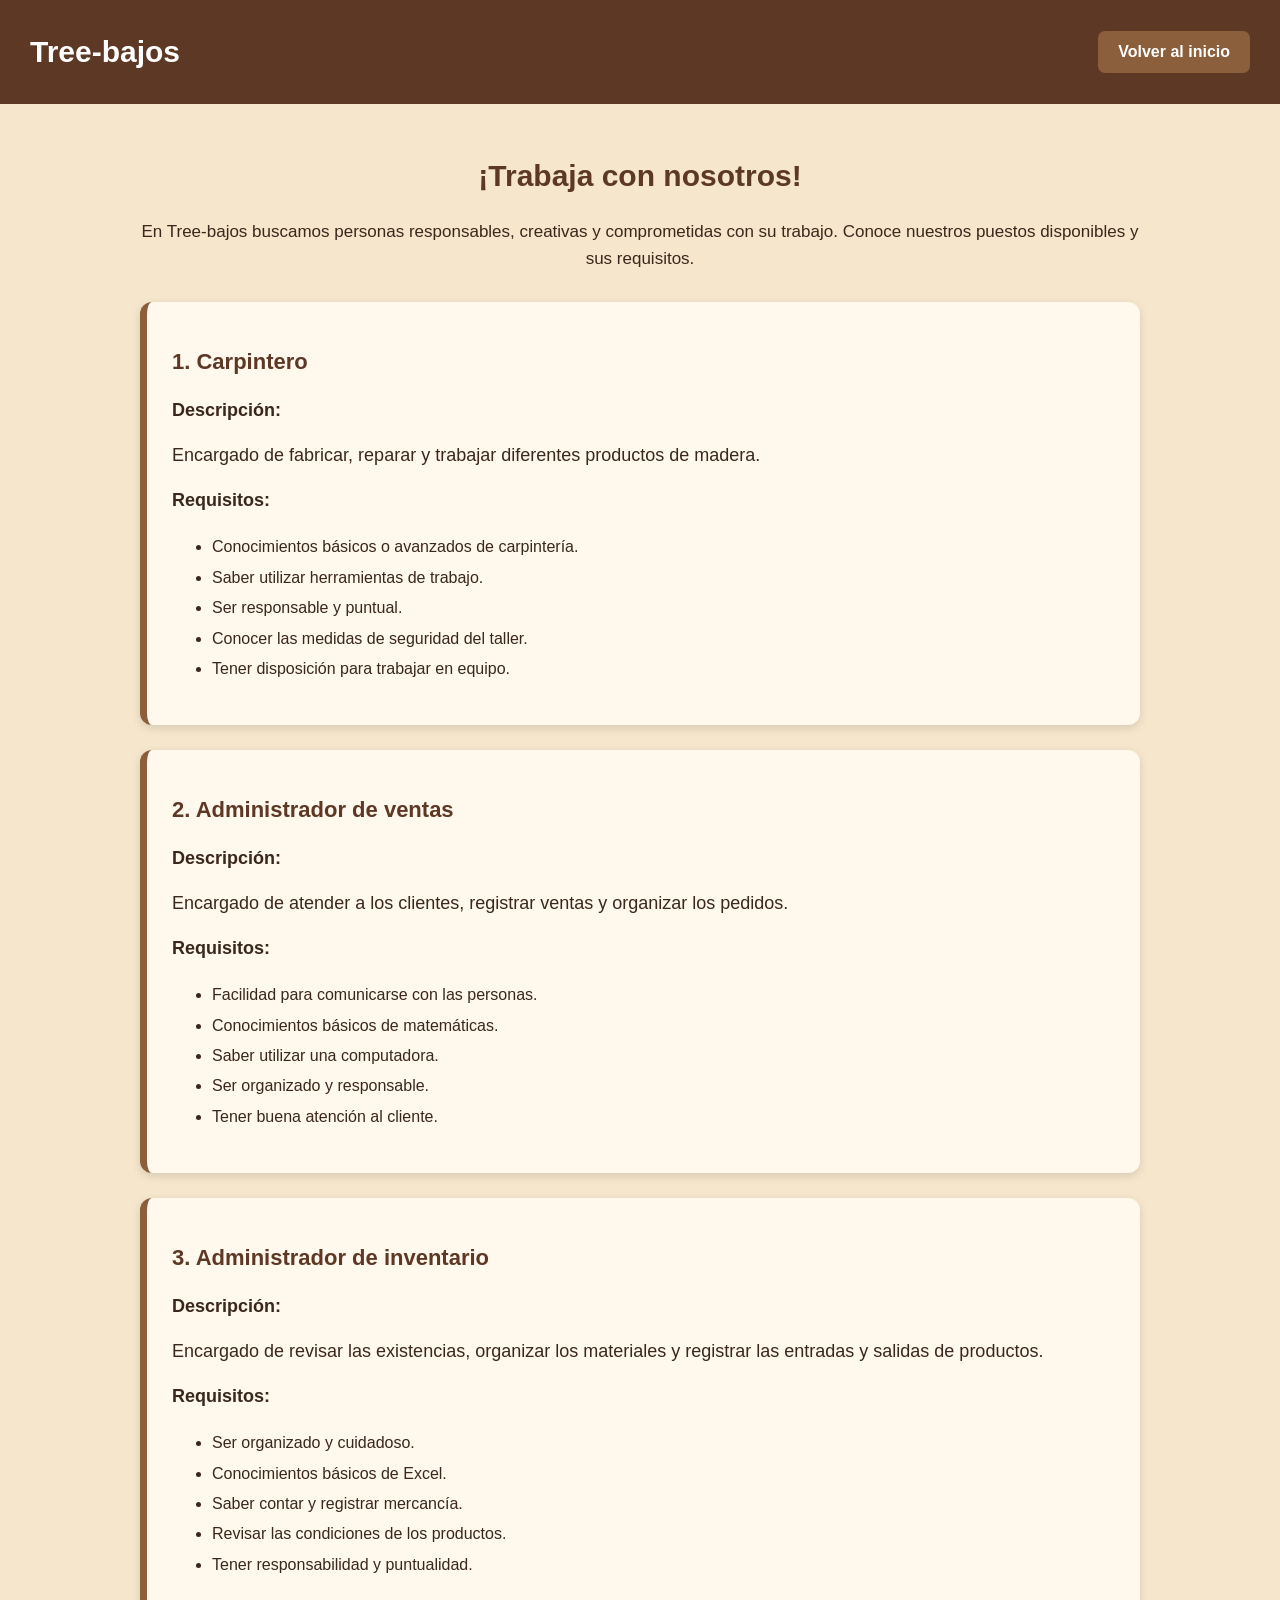
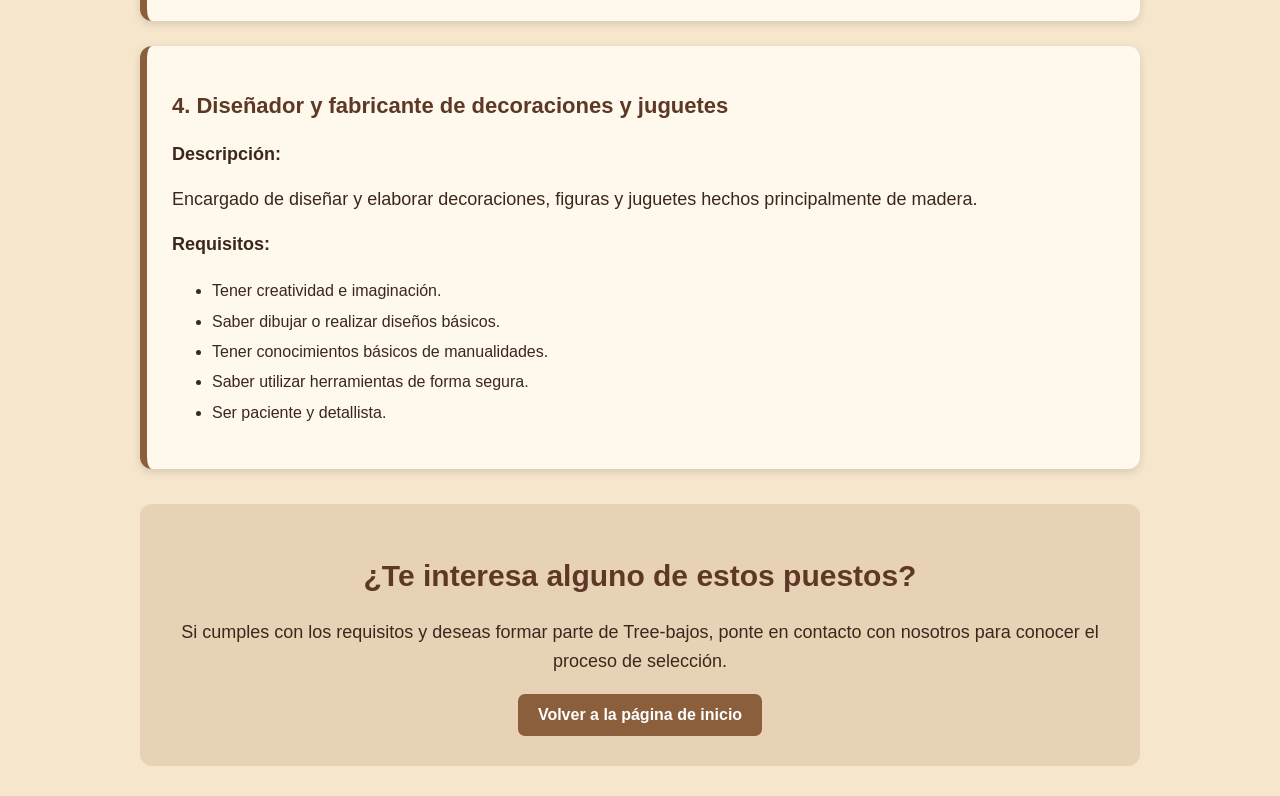
<file: empleo.html>
<!DOCTYPE html>
<html lang="es">
<head>
    <meta charset="UTF-8">
    <meta name="viewport" content="width=device-width, initial-scale=1.0">
    <title>Tree-bajos - Solicitudes de empleo</title>
    <link rel="stylesheet" href="estilos.css">
</head>

<body>

    <!-- ENCABEZADO -->
    <header class="barra-superior">
        <h1>Tree-bajos</h1>

        <a href="inicio.html" class="volver">
            Volver al inicio
        </a>
    </header>

    <!-- TÍTULO -->
    <main class="pagina-empleo">

        <h2>¡Trabaja con nosotros!</h2>

        <p class="introduccion-empleo">
            En Tree-bajos buscamos personas responsables,
            creativas y comprometidas con su trabajo.
            Conoce nuestros puestos disponibles y sus requisitos.
        </p>

        <!-- PUESTO 1 -->
        <section class="puesto">
            <h3>1. Carpintero</h3>

            <p><strong>Descripción:</strong></p>
            <p>
                Encargado de fabricar, reparar y trabajar
                diferentes productos de madera.
            </p>

            <p><strong>Requisitos:</strong></p>
            <ul>
                <li>Conocimientos básicos o avanzados de carpintería.</li>
                <li>Saber utilizar herramientas de trabajo.</li>
                <li>Ser responsable y puntual.</li>
                <li>Conocer las medidas de seguridad del taller.</li>
                <li>Tener disposición para trabajar en equipo.</li>
            </ul>
        </section>

        <!-- PUESTO 2 -->
        <section class="puesto">
            <h3>2. Administrador de ventas</h3>

            <p><strong>Descripción:</strong></p>
            <p>
                Encargado de atender a los clientes,
                registrar ventas y organizar los pedidos.
            </p>

            <p><strong>Requisitos:</strong></p>
            <ul>
                <li>Facilidad para comunicarse con las personas.</li>
                <li>Conocimientos básicos de matemáticas.</li>
                <li>Saber utilizar una computadora.</li>
                <li>Ser organizado y responsable.</li>
                <li>Tener buena atención al cliente.</li>
            </ul>
        </section>

        <!-- PUESTO 3 -->
        <section class="puesto">
            <h3>3. Administrador de inventario</h3>

            <p><strong>Descripción:</strong></p>
            <p>
                Encargado de revisar las existencias,
                organizar los materiales y registrar
                las entradas y salidas de productos.
            </p>

            <p><strong>Requisitos:</strong></p>
            <ul>
                <li>Ser organizado y cuidadoso.</li>
                <li>Conocimientos básicos de Excel.</li>
                <li>Saber contar y registrar mercancía.</li>
                <li>Revisar las condiciones de los productos.</li>
                <li>Tener responsabilidad y puntualidad.</li>
            </ul>
        </section>

        <!-- PUESTO 4 -->
        <section class="puesto">
            <h3>4. Diseñador y fabricante de decoraciones y juguetes</h3>

            <p><strong>Descripción:</strong></p>
            <p>
                Encargado de diseñar y elaborar decoraciones,
                figuras y juguetes hechos principalmente de madera.
            </p>

            <p><strong>Requisitos:</strong></p>
            <ul>
                <li>Tener creatividad e imaginación.</li>
                <li>Saber dibujar o realizar diseños básicos.</li>
                <li>Tener conocimientos básicos de manualidades.</li>
                <li>Saber utilizar herramientas de forma segura.</li>
                <li>Ser paciente y detallista.</li>
            </ul>
        </section>

        <!-- INFORMACIÓN FINAL -->
        <section class="informacion-final">
            <h2>¿Te interesa alguno de estos puestos?</h2>

            <p>
                Si cumples con los requisitos y deseas formar
                parte de Tree-bajos, ponte en contacto con
                nosotros para conocer el proceso de selección.
            </p>

            <a href="inicio.html" class="boton-empleo">
                Volver a la página de inicio
            </a>
        </section>

    </main>

</body>
</html>
</file>
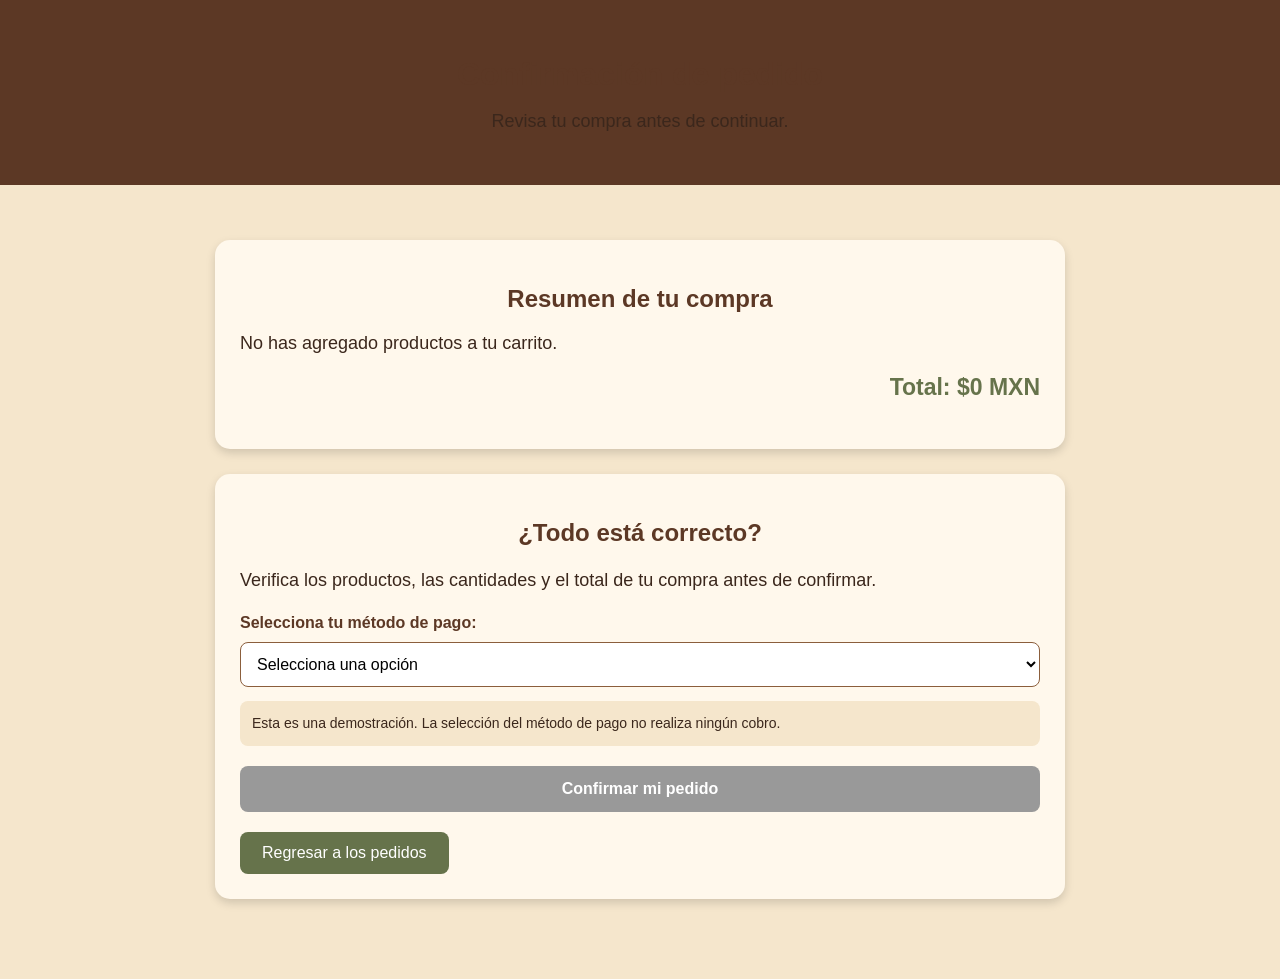
<file: finalizar-pedido.html>
<!DOCTYPE html>
<html lang="es">
<head>
    <meta charset="UTF-8">
    <meta name="viewport" content="width=device-width, initial-scale=1.0">
    <title>Finalizar pedido - Tree-bajos</title>
    <link rel="stylesheet" href="estilos.css">
</head>

<body>

    <header class="encabezado-finalizar">
        <h1>Confirmación de pedido</h1>
        <p>Revisa tu compra antes de continuar.</p>
    </header>

    <main class="contenedor-finalizar">

        <section class="resumen-compra">
            <h2>Resumen de tu compra</h2>

            <div id="productos-confirmacion">
                <p>Cargando productos...</p>
            </div>

            <h3 id="total-confirmacion">Total: $0 MXN</h3>
        </section>

        <section class="confirmar-compra">
            <h2>¿Todo está correcto?</h2>
            <p>
                Verifica los productos, las cantidades y el total
                de tu compra antes de confirmar.
            </p>

            <form id="formulario-pedido">

                <label for="metodo-pago">Selecciona tu método de pago:</label>

                <select id="metodo-pago" required>
                    <option value="">Selecciona una opción</option>
                    <option value="Efectivo al recibir">
                        Efectivo al recibir
                    </option>
                    <option value="Transferencia bancaria">
                        Transferencia bancaria
                    </option>
                    <option value="Pago en el establecimiento">
                        Pago en el establecimiento
                    </option>
                </select>

                <p class="aviso-pago">
                    Esta es una demostración. La selección del método
                    de pago no realiza ningún cobro.
                </p>

                <button type="submit" class="boton-confirmar">
                    Confirmar mi pedido
                </button>

            </form>

            <a href="pedidos.html" class="boton-regresar">
                Regresar a los pedidos
            </a>
        </section>

    </main>

    <script>
        // Recuperar los productos de ambos carritos
        let decoraciones = JSON.parse(
            localStorage.getItem("carritoDecoraciones")
        ) || [];

        let muebles = JSON.parse(
            localStorage.getItem("carritoMuebles")
        ) || [];

        // Unir los productos en una sola lista
        let todosLosProductos = [...decoraciones, ...muebles];

        let totalCompra = 0;

        function mostrarResumen() {
            let contenedor = document.getElementById(
                "productos-confirmacion"
            );

            let totalElemento = document.getElementById(
                "total-confirmacion"
            );

            contenedor.innerHTML = "";
            totalCompra = 0;

            if (todosLosProductos.length === 0) {
                contenedor.innerHTML =
                    "<p>No has agregado productos a tu carrito.</p>";

                document.getElementById("formulario-pedido")
                    .querySelector("button").disabled = true;

                totalElemento.textContent = "Total: $0 MXN";
                return;
            }

            todosLosProductos.forEach(function(producto) {
                let subtotal = producto.precio * producto.cantidad;
                totalCompra += subtotal;

                let elemento = document.createElement("div");
                elemento.className = "producto-confirmacion";

                let nombre = document.createElement("strong");
                nombre.textContent = producto.nombre;

                let detalle = document.createElement("p");
                detalle.textContent =
                    "Cantidad: " + producto.cantidad +
                    " | Precio unitario: $" + producto.precio + " MXN" +
                    " | Subtotal: $" + subtotal + " MXN";

                elemento.appendChild(nombre);
                elemento.appendChild(detalle);
                contenedor.appendChild(elemento);
            });

            totalElemento.textContent =
                "Total: $" + totalCompra + " MXN";
        }

        // Confirmar pedido
        document.getElementById("formulario-pedido")
            .addEventListener("submit", function(event) {

                event.preventDefault();

                if (todosLosProductos.length === 0) {
                    alert("Tu carrito está vacío.");
                    return;
                }

                let metodo = document.getElementById("metodo-pago").value;

                if (metodo === "") {
                    alert("Por favor, selecciona un método de pago.");
                    return;
                }

                let pedido = {
                    productos: todosLosProductos,
                    total: totalCompra,
                    metodoPago: metodo
                };

                // Guardar el resumen para la página de agradecimiento
                localStorage.setItem(
                    "ultimoPedido",
                    JSON.stringify(pedido)
                );

                // Vaciar los dos carritos
                localStorage.removeItem("carritoDecoraciones");
                localStorage.removeItem("carritoMuebles");

                // Ir a la página final
                window.location.href = "gracias.html";
            });

        mostrarResumen();
    </script>

</body>
</html>
</file>
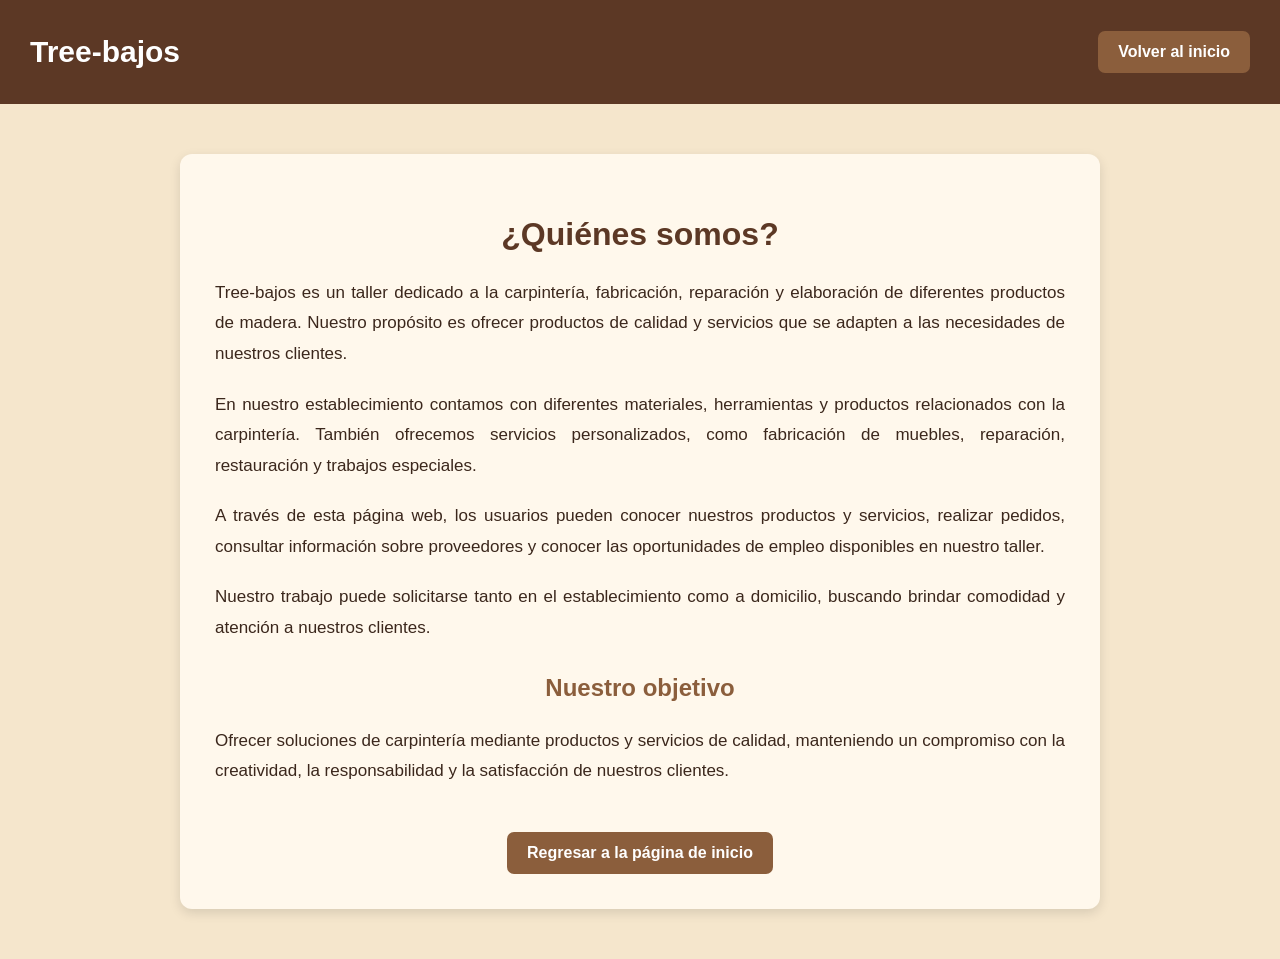
<file: informacion.html>
<!DOCTYPE html>
<html lang="es">

<head>
    <meta charset="UTF-8">
    <meta name="viewport" content="width=device-width, initial-scale=1.0">
    <title>Tree-bajos - Información</title>
    <link rel="stylesheet" href="estilos.css">
</head>

<body>

    <!-- ENCABEZADO -->
    <header class="barra-superior">
        <h1>Tree-bajos</h1>

        <a href="inicio.html" class="volver">
            Volver al inicio
        </a>
    </header>

    <!-- INFORMACIÓN DE LA PÁGINA -->
    <main class="informacion-pagina">

        <h2>¿Quiénes somos?</h2>

        <p>
            Tree-bajos es un taller dedicado a la carpintería,
            fabricación, reparación y elaboración de diferentes
            productos de madera. Nuestro propósito es ofrecer
            productos de calidad y servicios que se adapten
            a las necesidades de nuestros clientes.
        </p>

        <p>
            En nuestro establecimiento contamos con diferentes
            materiales, herramientas y productos relacionados
            con la carpintería. También ofrecemos servicios
            personalizados, como fabricación de muebles,
            reparación, restauración y trabajos especiales.
        </p>

        <p>
            A través de esta página web, los usuarios pueden
            conocer nuestros productos y servicios, realizar
            pedidos, consultar información sobre proveedores
            y conocer las oportunidades de empleo disponibles
            en nuestro taller.
        </p>

        <p>
            Nuestro trabajo puede solicitarse tanto en el
            establecimiento como a domicilio, buscando
            brindar comodidad y atención a nuestros clientes.
        </p>

        <h3>Nuestro objetivo</h3>

        <p>
            Ofrecer soluciones de carpintería mediante
            productos y servicios de calidad, manteniendo
            un compromiso con la creatividad, la responsabilidad
            y la satisfacción de nuestros clientes.
        </p>

        <a href="inicio.html" class="boton-empleo">
            Regresar a la página de inicio
        </a>

    </main>

</body>

</html>
</file>
<file: estilos.css>
/* Estilo general de las imágenes */
img {
    width: 250px;
    height: 200px;
    object-fit: cover;
    border-radius: 10px;
    margin: 10px;
}

/* Imagen principal */
.imagen-principal {
    width: 100%;
    height: 350px;
    object-fit: cover;
}

/* Logo */
.logo {
    width: 120px;
    height: 120px;
    object-fit: contain;
}


body {
    margin: 0;
    padding: 0;
    background-color: #F5E6CC;
    font-family: Arial, sans-serif;
}

.bienvenida {
    min-height: 100vh;
    display: flex;
    flex-direction: column;
    justify-content: center;
    align-items: center;
    text-align: center;
}

h1 {
    color: #5C3825;
    font-size: 40px;
}

.bienvenida img {
    width: 250px;
    height: 250px;
    object-fit: contain;
    margin: 20px;
}

p {
    color: #3B271C;
    font-size: 18px;
}

.boton {
    background-color: #5C3825;
    color: white;
    padding: 15px 35px;
    text-decoration: none;
    border-radius: 8px;
    font-size: 18px;
    margin-top: 20px;
}

.boton:hover {
    background-color: #8B5E3C;
}


/* Botones de acceso */

.bienvenida a.boton {
    width: 220px;
    text-align: center;
    margin: 10px;
    box-sizing: border-box;
}

.bienvenida a.boton:hover {
    background-color: #8B5E3C;
    transform: scale(1.05);
    transition: 0.3s;
}


/* ENCABEZADO */

.encabezado {
    display: flex;
    align-items: center;
    justify-content: center;
    gap: 15px;
    padding: 15px;
    background-color: #5C3825;
    color: white;
}

.encabezado img {
    width: 75px;
    height: 75px;
    object-fit: contain;
}

/* CONTENEDOR DE LAS DOS COLUMNAS */

.contenedor-acceso {
    display: flex;
    justify-content: center;
    align-items: flex-start;
    gap: 30px;
    padding: 40px 20px;
}

/* PANELES */

.panel {
    background-color: #FFF8EC;
    width: 420px;
    padding: 25px;
    border-radius: 12px;
    box-shadow: 0 4px 12px rgba(0,0,0,0.15);
}

.panel h2 {
    color: #5C3825;
    text-align: center;
}

.panel p {
    text-align: center;
    color: #3B271C;
}

/* CAMPOS PARA ESCRIBIR */

.panel label {
    display: block;
    margin-top: 15px;
    margin-bottom: 7px;
    color: #3B271C;
    font-weight: bold;
}

.panel input {
    width: 100%;
    padding: 12px;
    border: 1px solid #A58A72;
    border-radius: 6px;
    box-sizing: border-box;
    font-size: 15px;
}

/* BOTÓN */

.panel .boton {
    display: block;
    width: 100%;
    margin-top: 25px;
    padding: 13px;
    border: none;
    border-radius: 7px;
    background-color: #5C3825;
    color: white;
    font-size: 17px;
    cursor: pointer;
}

.panel .boton:hover {
    background-color: #8B5E3C;
}

/* ADAPTACIÓN A PANTALLAS PEQUEÑAS */

@media (max-width: 850px) {
    .contenedor-acceso {
        flex-direction: column;
        align-items: center;
    }

    .panel {
        width: 100%;
        max-width: 420px;
        box-sizing: border-box;
    }
}


/* BARRA SUPERIOR */

.barra-superior {
    background-color: #5C3825;
    color: white;
    padding: 15px 30px;
    display: flex;
    justify-content: space-between;
    align-items: center;
}

.barra-superior h1 {
    color: white;
    font-size: 30px;
}

/* RECUADRO DE CONTACTO */

.contacto {
    background-color: #FFF8EC;
    color: #3B271C;
    padding: 12px;
    border-radius: 8px;
    display: flex;
    flex-direction: column;
    gap: 5px;
    max-width: 250px;
    font-size: 13px;
}

/* PÁGINA PRINCIPAL */

.pagina-principal {
    min-height: 80vh;
    display: flex;
    flex-direction: column;
    justify-content: center;
    align-items: center;
    text-align: center;
    padding: 30px 20px;
}

.pagina-principal h2 {
    color: #5C3825;
    font-size: 28px;
}

/* LOGO CENTRAL */

.logo-central {
    width: 250px;
    height: 250px;
    object-fit: contain;
    margin: 15px;
}

.mensaje {
    color: #3B271C;
    font-size: 18px;
}

/* CUATRO BOTONES */

.menu-principal {
    display: grid;
    grid-template-columns: repeat(2, 230px);
    gap: 20px;
    margin-top: 25px;
}

.boton-menu {
    background-color: #5C3825;
    color: white;
    text-decoration: none;
    padding: 18px;
    border-radius: 9px;
    font-size: 16px;
    font-weight: bold;
    transition: 0.3s;
}

.boton-menu:hover {
    background-color: #8B5E3C;
    transform: scale(1.04);
}

/* ADAPTACIÓN A CELULARES */

@media (max-width: 600px) {

    .barra-superior {
        flex-direction: column;
        gap: 10px;
    }

    .menu-principal {
        grid-template-columns: 1fr;
        width: 100%;
        max-width: 300px;
    }

    .pagina-principal h2 {
        font-size: 22px;
    }
}


/* PÁGINA DE EMPLEO */

.pagina-empleo {
    max-width: 1000px;
    margin: auto;
    padding: 30px 20px;
}

.pagina-empleo h2 {
    color: #5C3825;
    text-align: center;
    font-size: 30px;
}

.introduccion-empleo {
    text-align: center;
    color: #3B271C;
    font-size: 17px;
    line-height: 1.6;
    margin-bottom: 30px;
}

/* RECUADROS DE LOS PUESTOS */

.puesto {
    background-color: #FFF8EC;
    padding: 25px;
    margin-bottom: 25px;
    border-radius: 12px;
    border-left: 7px solid #8B5E3C;
    box-shadow: 0 3px 10px rgba(0,0,0,0.12);
}

.puesto h3 {
    color: #5C3825;
    font-size: 22px;
}

.puesto p {
    color: #3B271C;
    line-height: 1.5;
}

.puesto ul {
    color: #3B271C;
    line-height: 1.9;
}

/* INFORMACIÓN FINAL */

.informacion-final {
    text-align: center;
    background-color: #E8D2B5;
    padding: 30px;
    border-radius: 12px;
    margin-top: 35px;
}

.informacion-final p {
    color: #3B271C;
    line-height: 1.6;
}

/* BOTÓN VOLVER */

.volver,
.boton-empleo {
    background-color: #8B5E3C;
    color: white;
    padding: 12px 20px;
    text-decoration: none;
    border-radius: 7px;
    display: inline-block;
    font-weight: bold;
}

.volver:hover,
.boton-empleo:hover {
    background-color: #A87952;
}

/* AJUSTES PARA CELULARES */

@media (max-width: 600px) {
    .barra-superior {
        flex-direction: column;
        gap: 10px;
    }

    .pagina-empleo h2 {
        font-size: 24px;
    }

    .puesto {
        padding: 18px;
    }
}


/* INFORMACIÓN DE LA PÁGINA WEB */

.informacion-pagina {
    max-width: 850px;
    margin: 50px auto;
    padding: 35px;
    background-color: #FFF8EC;
    border-radius: 12px;
    box-shadow: 0 4px 12px rgba(0,0,0,0.12);
    text-align: center;
}

.informacion-pagina h2 {
    color: #5C3825;
    font-size: 32px;
    margin-bottom: 25px;
}

.informacion-pagina h3 {
    color: #8B5E3C;
    font-size: 24px;
    margin-top: 30px;
}

.informacion-pagina p {
    color: #3B271C;
    font-size: 17px;
    line-height: 1.8;
    text-align: justify;
    margin-bottom: 20px;
}

.informacion-pagina .boton-empleo {
    margin-top: 25px;
}

/* ADAPTACIÓN A CELULARES */

@media (max-width: 600px) {
    .informacion-pagina {
        margin: 20px;
        padding: 20px;
    }

    .informacion-pagina h2 {
        font-size: 25px;
    }

    .informacion-pagina p {
        font-size: 15px;
    }
}


/* APARTADO DE PEDIDOS */

.encabezado-pedidos {
    text-align: center;
    padding: 35px 20px;
    background-color: #5C3825;
    color: #FFF8EC;
}

.encabezado-pedidos h1 {
    margin-bottom: 10px;
    font-size: 32px;
}

.encabezado-pedidos p {
    font-size: 17px;
}

.opciones-pedidos {
    display: flex;
    justify-content: center;
    align-items: stretch;
    gap: 35px;
    padding: 45px 20px;
    flex-wrap: wrap;
}

.tarjeta-pedido {
    background-color: #FFF8EC;
    width: 350px;
    padding: 25px;
    border-radius: 15px;
    text-align: center;
    box-shadow: 0 4px 10px rgba(0,0,0,0.2);

    display: flex;
    flex-direction: column;
    align-items: center;
}

.tarjeta-pedido h2 {
    color: #5C3825;
    font-size: 26px;
    margin-top: 5px;
}

.tarjeta-pedido img {
    width: 100%;
    height: 210px;
    object-fit: cover;
    border-radius: 10px;
    margin-bottom: 15px;
}

.tarjeta-pedido p {
    color: #3B271C;
    font-size: 16px;
    line-height: 1.5;
    flex-grow: 1;
}

.boton-pedido {
    display: inline-block;
    background-color: #8B5E3C;
    color: white;
    text-decoration: none;
    padding: 12px 20px;
    border-radius: 8px;
    margin-top: 20px;
    font-weight: bold;
}

.boton-pedido:hover {
    background-color: #5C3825;
}

.pie-pedidos {
    text-align: center;
    padding: 20px;
}

.boton-regresar {
    display: inline-block;
    background-color: #66734B;
    color: white;
    text-decoration: none;
    padding: 12px 22px;
    border-radius: 8px;
}

.boton-regresar:hover {
    background-color: #4D5938;
}

@media (max-width: 600px) {
    .opciones-pedidos {
        padding: 25px 15px;
        gap: 25px;
    }

    .tarjeta-pedido {
        width: 100%;
        max-width: 350px;
    }
}


/* CATÁLOGO DE DECORACIONES */

.encabezado-decoraciones {
    background-color: #5C3825;
    color: #FFF8EC;
    text-align: center;
    padding: 35px 20px;
}

.encabezado-decoraciones h1 {
    font-size: 32px;
    margin-bottom: 10px;
}

.encabezado-decoraciones p {
    font-size: 17px;
}

.catalogo-decoraciones {
    display: grid;
    grid-template-columns: repeat(3, 1fr);
    gap: 30px;
    padding: 40px;
    max-width: 1200px;
    margin: auto;
}

.producto-decoracion {
    background-color: #FFF8EC;
    border-radius: 15px;
    padding: 20px;
    text-align: center;
    box-shadow: 0 4px 10px rgba(0,0,0,0.18);
}

.producto-decoracion img {
    width: 100%;
    height: 200px;
    object-fit: cover;
    border-radius: 10px;
}

.producto-decoracion h2 {
    color: #5C3825;
    font-size: 22px;
    margin-top: 15px;
}

.producto-decoracion p {
    color: #3B271C;
    font-size: 15px;
    line-height: 1.5;
    min-height: 70px;
}

.producto-decoracion h3 {
    color: #66734B;
    font-size: 19px;
    margin-top: 15px;
}

.pie-decoraciones {
    display: flex;
    justify-content: center;
    gap: 20px;
    flex-wrap: wrap;
    padding: 25px;
}

/* ADAPTACIÓN PARA CELULARES Y TABLETAS */

@media (max-width: 900px) {
    .catalogo-decoraciones {
        grid-template-columns: repeat(2, 1fr);
        padding: 25px;
    }
}

@media (max-width: 600px) {
    .catalogo-decoraciones {
        grid-template-columns: 1fr;
        padding: 20px;
    }
}


/* SELECCIÓN DE CANTIDADES */

.producto-decoracion label {
    display: block;
    color: #5C3825;
    font-weight: bold;
    margin-top: 12px;
}

.producto-decoracion input {
    width: 65px;
    padding: 8px;
    margin: 8px;
    border: 1px solid #8B5E3C;
    border-radius: 6px;
    text-align: center;
}

/* BOTÓN AGREGAR AL CARRITO */

.boton-agregar {
    display: block;
    width: 100%;
    background-color: #66734B;
    color: white;
    border: none;
    padding: 12px;
    margin-top: 12px;
    border-radius: 8px;
    cursor: pointer;
    font-weight: bold;
}

.boton-agregar:hover {
    background-color: #4D5938;
}

/* CARRITO */

.carrito {
    background-color: #FFF8EC;
    max-width: 850px;
    margin: 30px auto;
    padding: 25px;
    border-radius: 15px;
    box-shadow: 0 4px 10px rgba(0,0,0,0.2);
}

.carrito h2 {
    color: #5C3825;
    text-align: center;
}

.elemento-carrito {
    display: flex;
    justify-content: space-between;
    align-items: center;
    gap: 12px;
    padding: 12px;
    border-bottom: 1px solid #D5B99A;
    color: #3B271C;
}

#total-carrito {
    color: #66734B;
    text-align: right;
    margin-top: 20px;
}

/* BOTONES DEL CARRITO */

.boton-eliminar {
    background-color: #A34232;
    color: white;
    border: none;
    padding: 8px 12px;
    border-radius: 6px;
    cursor: pointer;
}

.boton-vaciar {
    display: block;
    margin: 15px auto 0;
    background-color: #5C3825;
    color: white;
    border: none;
    padding: 12px 20px;
    border-radius: 8px;
    cursor: pointer;
}

.boton-eliminar:hover {
    background-color: #7D2E23;
}

.boton-vaciar:hover {
    background-color: #8B5E3C;
}

@media (max-width: 600px) {
    .carrito {
        margin: 20px 12px;
    }

    .elemento-carrito {
        flex-direction: column;
        align-items: flex-start;
    }
}


/* CATÁLOGO DE MUEBLES */

.encabezado-muebles {
    background-color: #5C3825;
    color: #FFF8EC;
    text-align: center;
    padding: 35px 20px;
}

.encabezado-muebles h1 {
    font-size: 32px;
    margin-bottom: 10px;
}

.encabezado-muebles p {
    font-size: 17px;
}

.catalogo-muebles {
    display: grid;
    grid-template-columns: repeat(3, 1fr);
    gap: 30px;
    padding: 40px;
    max-width: 1200px;
    margin: auto;
}

.producto-mueble {
    background-color: #FFF8EC;
    border-radius: 15px;
    padding: 20px;
    text-align: center;
    box-shadow: 0 4px 10px rgba(0,0,0,0.18);
}

.producto-mueble img {
    width: 100%;
    height: 200px;
    object-fit: cover;
    border-radius: 10px;
}

.producto-mueble h2 {
    color: #5C3825;
    font-size: 22px;
    margin-top: 15px;
}

.producto-mueble p {
    color: #3B271C;
    font-size: 15px;
    line-height: 1.5;
    min-height: 70px;
}

.producto-mueble h3 {
    color: #66734B;
    font-size: 19px;
}

.producto-mueble label {
    display: block;
    color: #5C3825;
    font-weight: bold;
    margin-top: 12px;
}

.producto-mueble input {
    width: 65px;
    padding: 8px;
    margin: 8px;
    border: 1px solid #8B5E3C;
    border-radius: 6px;
    text-align: center;
}

/* BOTÓN AGREGAR AL CARRITO */

.boton-agregar-mueble {
    display: block;
    width: 100%;
    background-color: #66734B;
    color: white;
    border: none;
    padding: 12px;
    margin-top: 12px;
    border-radius: 8px;
    cursor: pointer;
    font-weight: bold;
}

.boton-agregar-mueble:hover {
    background-color: #4D5938;
}

/* ADAPTACIÓN A TABLETAS Y CELULARES */

@media (max-width: 900px) {
    .catalogo-muebles {
        grid-template-columns: repeat(2, 1fr);
        padding: 25px;
    }
}

@media (max-width: 600px) {
    .catalogo-muebles {
        grid-template-columns: 1fr;
        padding: 20px;
    }
}


/* FINALIZAR PEDIDO */

.encabezado-finalizar {
    background-color: #5C3825;
    color: #FFF8EC;
    text-align: center;
    padding: 35px 20px;
}

.encabezado-finalizar h1 {
    font-size: 32px;
    margin-bottom: 10px;
}

.contenedor-finalizar {
    max-width: 850px;
    margin: 35px auto;
    padding: 20px;
}

.resumen-compra,
.confirmar-compra {
    background-color: #FFF8EC;
    padding: 25px;
    margin-bottom: 25px;
    border-radius: 15px;
    box-shadow: 0 4px 10px rgba(0,0,0,0.15);
}

.resumen-compra h2,
.confirmar-compra h2 {
    color: #5C3825;
    text-align: center;
}

.producto-confirmacion {
    border-bottom: 1px solid #D5B99A;
    padding: 12px 5px;
    color: #3B271C;
}

.producto-confirmacion p {
    margin-bottom: 5px;
    line-height: 1.5;
}

#total-confirmacion {
    color: #66734B;
    text-align: right;
    font-size: 23px;
    margin-top: 20px;
}

.confirmar-compra p {
    color: #3B271C;
    line-height: 1.5;
}

.confirmar-compra label {
    display: block;
    color: #5C3825;
    font-weight: bold;
    margin: 20px 0 10px;
}

.confirmar-compra select {
    width: 100%;
    padding: 12px;
    border: 1px solid #8B5E3C;
    border-radius: 8px;
    background-color: white;
    font-size: 16px;
}

.aviso-pago {
    background-color: #F5E6CC;
    padding: 12px;
    border-radius: 8px;
    font-size: 14px;
}

.boton-confirmar {
    display: block;
    width: 100%;
    padding: 14px;
    margin: 20px 0;
    border: none;
    border-radius: 8px;
    background-color: #66734B;
    color: white;
    font-size: 16px;
    font-weight: bold;
    cursor: pointer;
}

.boton-confirmar:hover {
    background-color: #4D5938;
}

.boton-confirmar:disabled {
    background-color: #999;
    cursor: not-allowed;
}

.boton-finalizar {
    display: block;
    width: fit-content;
    margin: 20px auto;
    padding: 13px 22px;
    background-color: #66734B;
    color: white;
    text-decoration: none;
    border-radius: 8px;
    text-align: center;
    font-weight: bold;
}

.boton-finalizar:hover {
    background-color: #4D5938;
}

@media (max-width: 600px) {
    .contenedor-finalizar {
        margin: 15px auto;
        padding: 12px;
    }

    .resumen-compra,
    .confirmar-compra {
        padding: 18px;
    }
}


/* PÁGINA DE AGRADECIMIENTO */

.pagina-gracias {
    min-height: 100vh;
    display: flex;
    flex-direction: column;
    justify-content: center;
    align-items: center;
    text-align: center;
    padding: 30px 20px;
    box-sizing: border-box;
}

.pagina-gracias img {
    width: 220px;
    max-width: 80%;
    height: auto;
    margin-bottom: 20px;
}

.pagina-gracias h1 {
    color: #5C3825;
    font-size: 38px;
    margin-bottom: 10px;
}

.pagina-gracias h2 {
    color: #8B5E3C;
    font-size: 23px;
}

.pagina-gracias p {
    color: #3B271C;
    font-size: 17px;
    max-width: 550px;
    line-height: 1.6;
}

.pagina-gracias .mensaje-gracias {
    font-weight: bold;
    color: #66734B;
    font-size: 21px;
    margin: 15px 0 25px;
}

.boton-inicio-gracias {
    display: inline-block;
    background-color: #66734B;
    color: white;
    text-decoration: none;
    padding: 14px 25px;
    border-radius: 8px;
    font-weight: bold;
}

.boton-inicio-gracias:hover {
    background-color: #4D5938;
}

@media (max-width: 600px) {
    .pagina-gracias h1 {
        font-size: 30px;
    }

    .pagina-gracias h2 {
        font-size: 20px;
    }
}
</file>
